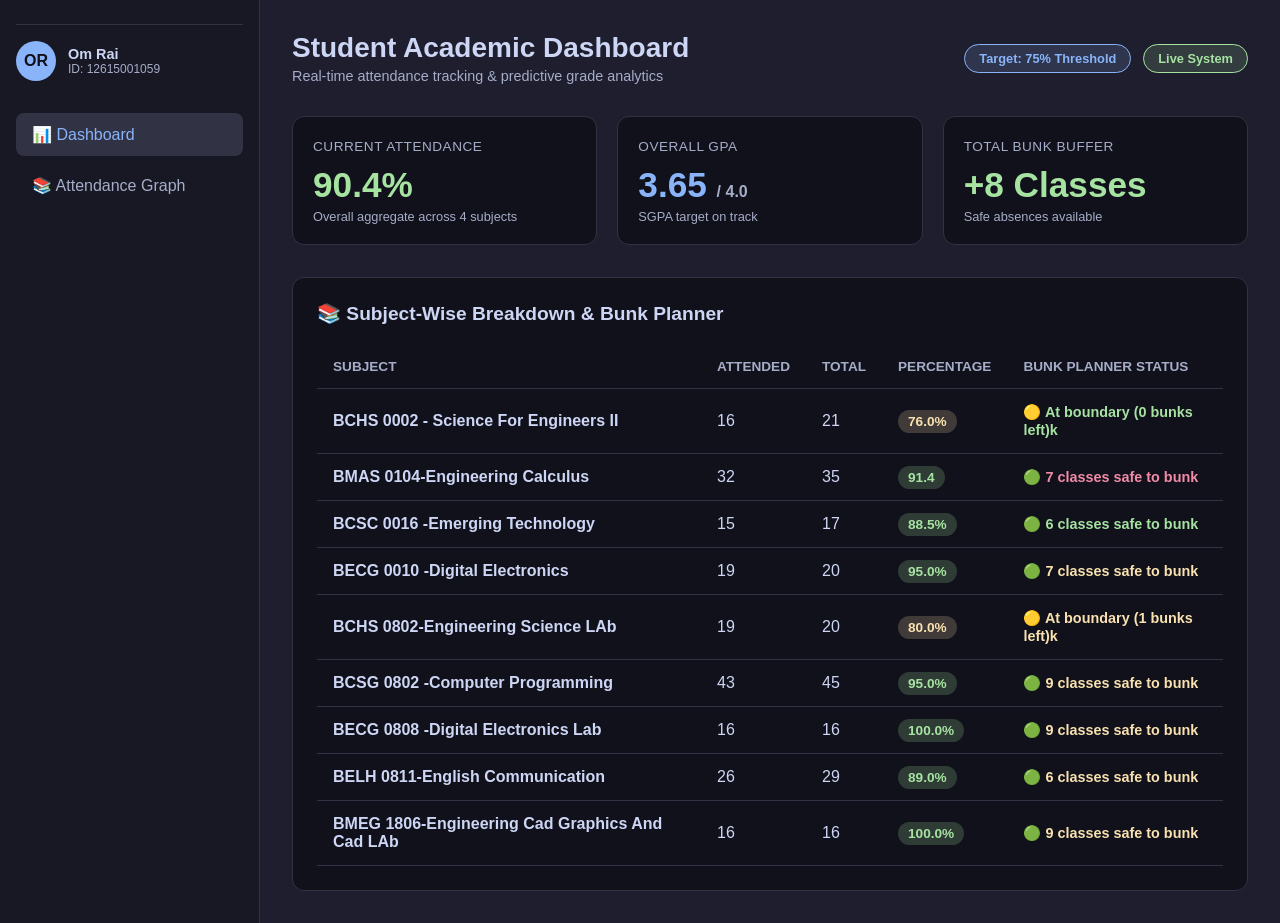
<file: frontend/index.html>
<!DOCTYPE html>
<html lang="en">
<head>
  <meta charset="UTF-8" />
  <meta name="viewport" content="width=device-width, initial-scale=1.0" />
  <title>Student Grade & Attendance System</title>
  <link rel="stylesheet" href="home.css" />
</head>
<body>
  <div class="app-container">
    <!-- Sidebar Navigation -->
    <aside class="sidebar">
    <div class="user-profile">
        <div class="avatar">OR</div>
        <div class="user-info">
          <p class="user-name">Om Rai</p>
          <p class="user-id">ID: 12615001059</p>
        </div>
      </div>
      <nav class="nav-menu">
        <a href="#" class="nav-item active">📊 Dashboard</a>
        <a href="attendance.html" class="nav-item">📚 Attendance Graph</a>
      </nav>
    </aside>

    <!-- Main Content Area -->
    <main class="main-content">
      <!-- Top Header -->
      <header class="top-header">
        <div class="page-title">
          <h1>Student Academic Dashboard</h1>
          <p>Real-time attendance tracking & predictive grade analytics</p>
        </div>
        <div class="header-badges">
          <span class="badge target-badge">Target: 75% Threshold</span>
          <span class="badge status-badge">Live System</span>
        </div>
      </header>

      <!-- Metric Cards -->
      <section class="metrics-grid">
        <div class="metric-card">
          <span class="metric-label">Current Attendance</span>
          <div class="metric-value green-text">90.4%</div>
          <p class="metric-subtext">Overall aggregate across 4 subjects</p>
        </div>
        <div class="metric-card">
          <span class="metric-label">Overall GPA</span>
          <div class="metric-value blue-text">3.65 <span class="scale">/ 4.0</span></div>
          <p class="metric-subtext">SGPA target on track</p>
        </div>
        <div class="metric-card">
          <span class="metric-label">Total Bunk Buffer</span>
          <div class="metric-value green-text">+8 Classes</div>
          <p class="metric-subtext">Safe absences available</p>
        </div>
      </section>

      <!-- Subject Breakdown & Bunk Planner Table -->
      <section class="table-section">
        <div class="section-header">
          <h2>📚 Subject-Wise Breakdown & Bunk Planner</h2>
        </div>
        <div class="table-container">
          <table class="data-table">
            <thead>
              <tr>
                <th>Subject</th>
                <th>Attended</th>
                <th>Total</th>
                <th>Percentage</th>
                <th>Bunk Planner Status</th>
              </tr>
            </thead>
            <tbody>
              <tr>
                <td><strong>BCHS 0002 - Science For Engineers II</strong></td>
                <td>16</td>
                <td>21</td>
                <td><span class="pct-pill pct-mid">76.0%</span></td>
                <td><span class="status-pill status-safe">🟡 At boundary (0 bunks left)k</span></td>
              </tr>
              <tr>
                <td><strong>BMAS 0104-Engineering Calculus</strong></td>
                <td>32</td>
                <td>35</td>
                <td><span class="pct-pill pct-high">91.4</span></td>
                <td><span class="status-pill status-danger">🟢 7 classes safe to bunk</span></td>
              </tr>
              <tr>
                <td><strong>BCSC 0016 -Emerging Technology</strong></td>
                <td>15</td>
                <td>17</td>
                <td><span class="pct-pill pct-high">88.5%</span></td>
                <td><span class="status-pill status-safe">🟢 6 classes safe to bunk</span></td>
              </tr>
              <tr>
                <td><strong>BECG 0010 -Digital Electronics</strong></td>
                <td>19</td>
                <td>20</td>
                <td><span class="pct-pill pct-high">95.0%</span></td>
                <td><span class="status-pill status-warning">🟢 7 classes safe to bunk</span></td>
              </tr>
              <tr>
                <td><strong>BCHS 0802-Engineering Science LAb</strong></td>
                <td>19</td>
                <td>20</td>
                <td><span class="pct-pill pct-mid">80.0%</span></td>
                <td><span class="status-pill status-warning">🟡 At boundary (1 bunks left)k</span></td>
              </tr>
              <tr>
                <td><strong>BCSG 0802 -Computer Programming</strong></td>
                <td>43</td>
                <td>45</td>
                <td><span class="pct-pill pct-high">95.0%</span></td>
                <td><span class="status-pill status-warning">🟢 9 classes safe to bunk</span></td>
              </tr>
              <tr>
                <td><strong>BECG 0808 -Digital Electronics Lab</strong></td>
                <td>16</td>
                <td>16</td>
                <td><span class="pct-pill pct-high">100.0%</span></td>
                <td><span class="status-pill status-warning">🟢 9 classes safe to bunk</span></td>
              </tr>
              <tr>
                <td><strong>BELH 0811-English Communication</strong></td>
                <td>26</td>
                <td>29</td>
                <td><span class="pct-pill pct-high">89.0%</span></td>
                <td><span class="status-pill status-warning">🟢 6 classes safe to bunk</span></td>
              </tr>
              <tr>
                <td><strong>BMEG 1806-Engineering Cad Graphics And Cad LAb</strong></td>
                <td>16</td>
                <td>16</td>
                <td><span class="pct-pill pct-high">100.0%</span></td>
                <td><span class="status-pill status-warning">🟢 9 classes safe to bunk</span></td>
              </tr>
            </tbody>
          </table>
        </div>
      </section>
    </main>
  </div>
</body>
</html>
</file>
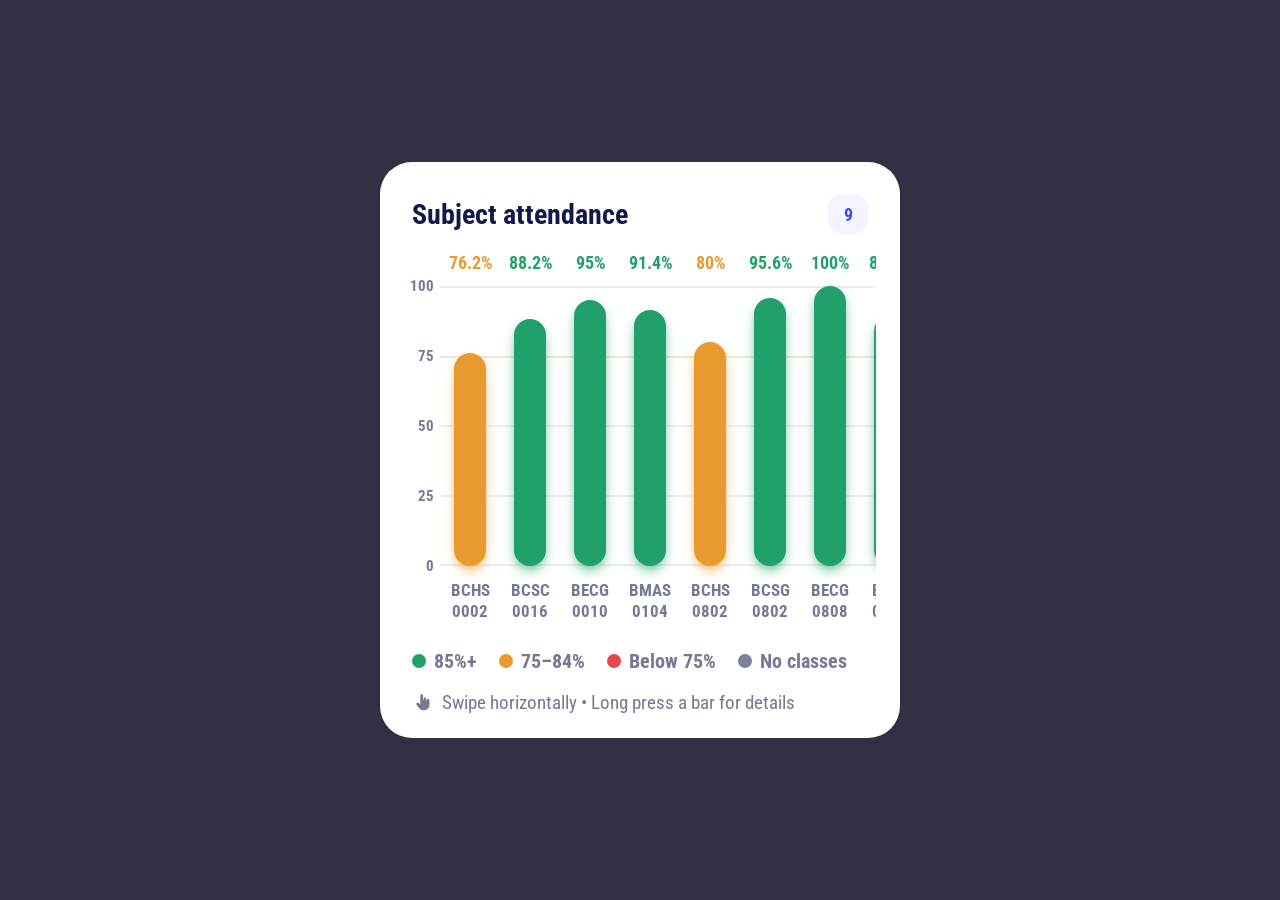
<file: frontend/attendance.html>
<!DOCTYPE html>
<html lang="en">
<head>
  <meta charset="UTF-8">
  <meta name="viewport" content="width=device-width, initial-scale=1">
  <title>Subject attendance</title>
  <link rel="preconnect" href="https://fonts.googleapis.com">
  <link href="https://fonts.googleapis.com/css2?family=Roboto+Condensed:wght@400;700&display=swap" rel="stylesheet">
  <link rel="stylesheet" href="attendance.css">
</head>
<body>
  <section class="card">
    <header class="card-header">
      <h1>Subject attendance</h1>
      <span class="badge">9</span>
    </header>

    <div class="chart">
      <!-- Y axis -->
      <div class="y-axis">
        <span>100</span>
        <span>75</span>
        <span>50</span>
        <span>25</span>
        <span>0</span>
      </div>

      <!-- Scrollable bars -->
      <div class="scroll">
        <div class="plot">
          <div class="grid">
            <i></i><i class="target"></i><i></i><i></i><i></i>
          </div>

          <div class="bars">
            <div class="col warn" style="--v:76.2">
              <span class="pct">76.2%</span>
              <div class="track"><div class="bar"></div></div>
              <span class="code">BCHS<br>0002</span>
            </div>
            <div class="col good" style="--v:88.2">
              <span class="pct">88.2%</span>
              <div class="track"><div class="bar"></div></div>
              <span class="code">BCSC<br>0016</span>
            </div>
            <div class="col good" style="--v:95">
              <span class="pct">95%</span>
              <div class="track"><div class="bar"></div></div>
              <span class="code">BECG<br>0010</span>
            </div>
            <div class="col good" style="--v:91.4">
              <span class="pct">91.4%</span>
              <div class="track"><div class="bar"></div></div>
              <span class="code">BMAS<br>0104</span>
            </div>
            <div class="col warn" style="--v:80">
              <span class="pct">80%</span>
              <div class="track"><div class="bar"></div></div>
              <span class="code">BCHS<br>0802</span>
            </div>
            <div class="col good" style="--v:95.6">
              <span class="pct">95.6%</span>
              <div class="track"><div class="bar"></div></div>
              <span class="code">BCSG<br>0802</span>
            </div>
            <div class="col good" style="--v:100">
              <span class="pct">100%</span>
              <div class="track"><div class="bar"></div></div>
              <span class="code">BECG<br>0808</span>
            </div>
            <div class="col good" style="--v:89.7">
              <span class="pct">89.7%</span>
              <div class="track"><div class="bar"></div></div>
              <span class="code">BELH<br>0811</span>
            </div>
          </div>
        </div>
      </div>
    </div>

    <ul class="legend">
      <li><i class="dot good"></i>85%+</li>
      <li><i class="dot warn"></i>75–84%</li>
      <li><i class="dot bad"></i>Below 75%</li>
      <li><i class="dot none"></i>No classes</li>
    </ul>

    <p class="hint">
      <svg viewBox="0 0 24 24" width="22" height="22" aria-hidden="true">
        <path fill="currentColor" d="M9 11V5a1.5 1.5 0 0 1 3 0v5h.5V8.5a1.5 1.5 0 0 1 3 0V11h.5v-1a1.5 1.5 0 0 1 3 0v5.5A5.5 5.5 0 0 1 13.5 21h-1.2a5.5 5.5 0 0 1-4.4-2.2L5 15a1.5 1.5 0 0 1 2.3-1.9L9 15z"/>
      </svg>
      Swipe horizontally • Long press a bar for details
    </p>
  </section>
</body>
</html>
</file>
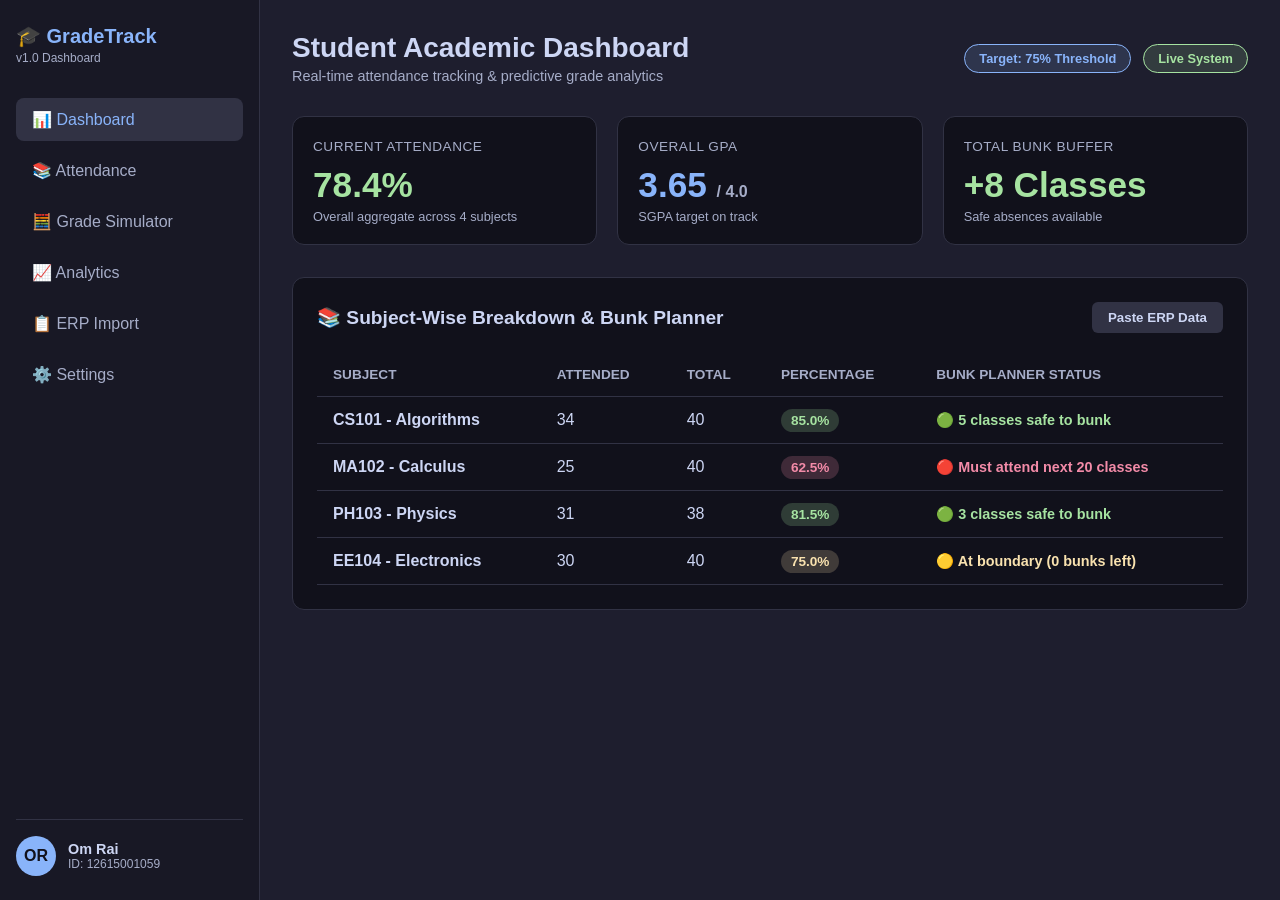
<file: frontend/home.html>
<!DOCTYPE html>
<html lang="en">
<head>
  <meta charset="UTF-8" />
  <meta name="viewport" content="width=device-width, initial-scale=1.0" />
  <title>Student Grade & Attendance System</title>
  <link rel="stylesheet" href="home.css" />
</head>
<body>
  <div class="app-container">
    <!-- Sidebar Navigation -->
    <aside class="sidebar">
      <div class="brand">
        <h2>🎓 GradeTrack</h2>
        <span class="version">v1.0 Dashboard</span>
      </div>
      <nav class="nav-menu">
        <a href="#" class="nav-item active">📊 Dashboard</a>
        <a href="#" class="nav-item">📚 Attendance</a>
        <a href="#" class="nav-item">🧮 Grade Simulator</a>
        <a href="#" class="nav-item">📈 Analytics</a>
        <a href="#" class="nav-item">📋 ERP Import</a>
        <a href="#" class="nav-item">⚙️ Settings</a>
      </nav>
      <div class="user-profile">
        <div class="avatar">OR</div>
        <div class="user-info">
          <p class="user-name">Om Rai</p>
          <p class="user-id">ID: 12615001059</p>
        </div>
      </div>
    </aside>

    <!-- Main Content Area -->
    <main class="main-content">
      <!-- Top Header -->
      <header class="top-header">
        <div class="page-title">
          <h1>Student Academic Dashboard</h1>
          <p>Real-time attendance tracking & predictive grade analytics</p>
        </div>
        <div class="header-badges">
          <span class="badge target-badge">Target: 75% Threshold</span>
          <span class="badge status-badge">Live System</span>
        </div>
      </header>

      <!-- Metric Cards -->
      <section class="metrics-grid">
        <div class="metric-card">
          <span class="metric-label">Current Attendance</span>
          <div class="metric-value green-text">78.4%</div>
          <p class="metric-subtext">Overall aggregate across 4 subjects</p>
        </div>
        <div class="metric-card">
          <span class="metric-label">Overall GPA</span>
          <div class="metric-value blue-text">3.65 <span class="scale">/ 4.0</span></div>
          <p class="metric-subtext">SGPA target on track</p>
        </div>
        <div class="metric-card">
          <span class="metric-label">Total Bunk Buffer</span>
          <div class="metric-value green-text">+8 Classes</div>
          <p class="metric-subtext">Safe absences available</p>
        </div>
      </section>

      <!-- Subject Breakdown & Bunk Planner Table -->
      <section class="table-section">
        <div class="section-header">
          <h2>📚 Subject-Wise Breakdown & Bunk Planner</h2>
          <button class="btn btn-secondary">Paste ERP Data</button>
        </div>
        <div class="table-container">
          <table class="data-table">
            <thead>
              <tr>
                <th>Subject</th>
                <th>Attended</th>
                <th>Total</th>
                <th>Percentage</th>
                <th>Bunk Planner Status</th>
              </tr>
            </thead>
            <tbody>
              <tr>
                <td><strong>CS101 - Algorithms</strong></td>
                <td>34</td>
                <td>40</td>
                <td><span class="pct-pill pct-high">85.0%</span></td>
                <td><span class="status-pill status-safe">🟢 5 classes safe to bunk</span></td>
              </tr>
              <tr>
                <td><strong>MA102 - Calculus</strong></td>
                <td>25</td>
                <td>40</td>
                <td><span class="pct-pill pct-low">62.5%</span></td>
                <td><span class="status-pill status-danger">🔴 Must attend next 20 classes</span></td>
              </tr>
              <tr>
                <td><strong>PH103 - Physics</strong></td>
                <td>31</td>
                <td>38</td>
                <td><span class="pct-pill pct-high">81.5%</span></td>
                <td><span class="status-pill status-safe">🟢 3 classes safe to bunk</span></td>
              </tr>
              <tr>
                <td><strong>EE104 - Electronics</strong></td>
                <td>30</td>
                <td>40</td>
                <td><span class="pct-pill pct-mid">75.0%</span></td>
                <td><span class="status-pill status-warning">🟡 At boundary (0 bunks left)</span></td>
              </tr>
            </tbody>
          </table>
        </div>
      </section>
    </main>
  </div>
</body>
</html>
</file>
<file: frontend/home.css>
/* Reset &amp;
General Variables hhhh \*/ 
* {
    box-sizing: border-box;
    margin: 0;
    padding: 0;
    font-family: 'Segoe UI', Tahoma, Geneva, Verdana, sans-serif;
}

:root {
    --bg-dark: #1e1e2e;
    --bg-sidebar: #181825;
    --bg-card: #11111b;
    --border-color: #313244;
    --text-main: #cdd6f4;
    --text-muted: #a6adc8;
    --accent-blue: #89b4fa;
    --color-green: #a6e3a1;
    --color-yellow: #f9e2af;
    --color-red: #f38ba8;
}

body {
    background-color: var(--bg-dark);
    color: var(--text-main);
    min-height: 100vh;
}

/* App Layout \*/ .app-container {
    display: flex;
    min-height: 100vh;
}

/* Sidebar Navigation \*/
.sidebar {
    width: 260px;
    background-color: var(--bg-sidebar);
    border-right: 1px solid var(--border-color);
    display: flex;
    flex-direction: column;
    padding: 24px 16px;
}

.brand h2 {
    font-size: 1.25rem;
    color: var(--accent-blue);
}

.brand .version {
    font-size: 0.75rem;
    color: var(--text-muted);
}

.nav-menu {
    margin-top: 32px;
    display: flex;
    flex-direction: column;
    gap: 8px;
    flex: 1;
}

.nav-item {
    color: var(--text-muted);
    text-decoration: none;
    padding: 12px 16px;
    border-radius: 8px;
    font-weight: 500;
    transition: all 0.2s ease;
}

.nav-item:hover,
.nav-item.active {
    background-color: var(--border-color);
    color: var(--accent-blue);
}

.user-profile {
    display: flex;
    align-items: center;
    gap: 12px;
    padding-top: 16px;
    border-top: 1px solid var(--border-color);
}

.avatar {
    width: 40px;
    height: 40px;
    background-color: var(--accent-blue);
    color: #11111b;
    border-radius: 50%;
    display: flex;
    align-items: center;
    justify-content: center;
    font-weight: bold;
}

.user-name {
    font-size: 0.9rem;
    font-weight: 600;
}

.user-id {
    font-size: 0.75rem;
    color: var(--text-muted);
}

/* Main Dashboard Area \*/ .main-content {
    flex: 1;
    padding: 32px;
    overflow-y: auto;
}

.top-header {
    display: flex;
    justify-content: space-between;
    align-items: center;
    margin-bottom: 32px;
}

.page-title h1 {
    font-size: 1.75rem;
    color: var(--text-main);
}

.page-title p {
    color: var(--text-muted);
    font-size: 0.9rem;
    margin-top: 4px;
}

.header-badges {
    display: flex;
    gap: 12px;
}

.badge {
    padding: 6px 14px;
    border-radius: 20px;
    font-size: 0.8rem;
    font-weight: 600;
}

.target-badge {
    background-color: rgba(137, 180, 250, 0.15);
    color: var(--accent-blue);
    border: 1px solid var(--accent-blue);
}

.status-badge {
    background-color: rgba(166, 227, 161, 0.15);
    color: var(--color-green);
    border: 1px solid var(--color-green);
}

/* Metric Cards \*/ .metrics-grid {
    display: grid;
    grid-template-columns: repeat(auto-fit, minmax(220px, 1fr));
    gap: 20px;
    margin-bottom: 32px;
}

.metric-card {
    background-color: var(--bg-card);
    border: 1px solid var(--border-color);
    border-radius: 12px;
    padding: 20px;
}

.metric-label {
    font-size: 0.85rem;
    color: var(--text-muted);
    text-transform: uppercase;
    letter-spacing: 0.5px;
}

.metric-value {
    font-size: 2.2rem;
    font-weight: 700;
    margin: 10px 0 4px 0;
}

.scale {
    font-size: 1rem;
    color: var(--text-muted);
}

.green-text {
    color: var(--color-green);
}

.blue-text {
    color: var(--accent-blue);
}

.metric-subtext {
    font-size: 0.8rem;
    color: var(--text-muted);
}

/* Data Table \*/ .table-section {
    background-color: var(--bg-card);
    border: 1px solid var(--border-color);
    border-radius: 12px;
    padding: 24px;
}

.section-header {
    display: flex;
    justify-content: space-between;
    align-items: center;
    margin-bottom: 20px;
}

.section-header h2 {
    font-size: 1.2rem;
}

.btn {
    padding: 8px 16px;
    border-radius: 6px;
    border: none;
    font-weight: 600;
    cursor: pointer;
    transition: opacity 0.2s;
}

.btn-secondary {
    background-color: var(--border-color);
    color: var(--text-main);
}

.btn:hover {
    opacity: 0.85;
}

.table-container {
    overflow-x: auto;
}

.data-table {
    width: 100%;
    border-collapse: collapse;
    text-align: left;
}

.data-table th,
.data-table td {
    padding: 14px 16px;
    border-bottom: 1px solid var(--border-color);
}

.data-table th {
    color: var(--text-muted);
    font-size: 0.85rem;
    text-transform: uppercase;
}

/* Status Indicators \*/ .pct-pill {
    padding: 4px 10px;
    border-radius: 12px;
    font-weight: bold;
    font-size: 0.85rem;
}

.pct-high {
    background-color: rgba(166, 227, 161, 0.2);
    color: var(--color-green);
}

.pct-mid {
    background-color: rgba(249, 226, 175, 0.2);
    color: var(--color-yellow);
}

.pct-low {
    background-color: rgba(243, 139, 168, 0.2);
    color: var(--color-red);
}

.status-pill {
    font-weight: 600;
    font-size: 0.9rem;
}

.status-safe {
    color: var(--color-green);
}

.status-warning {
    color: var(--color-yellow);
}

.status-danger {
    color: var(--color-red);
}
</file>
<file: frontend/attendance.css>
:root {
  --navy: #14194a;
  --muted: #747a93;
  --good: #22a06b;
  --warn: #e89a2e;
  --bad: #e5484d;
  --none: #7b819a;
  --grid: #ececf1;
  --target: #f1e6cf;
  --plot-h: 280px;   /* height of the 0–100 area */
  --label-h: 40px;   /* space for % labels above bars */
}

* { box-sizing: border-box; margin: 0; padding: 0; }

body {
  font-family: "Roboto Condensed", system-ui, sans-serif;
  background: #313244;
  min-height: 100vh;
  display: grid;
  place-items: center;
  padding: 16px;
}

/* ---------- Card ---------- */
.card {
  width: 100%;
  max-width: 520px;
  background: #fff;
  border-radius: 32px;
  padding: 32px 24px 24px;
  box-shadow: 0 4px 18px rgba(20, 25, 74, 0.08);
}

.card-header {
  display: flex;
  align-items: center;
  justify-content: space-between;
  padding: 0 8px;
  margin-bottom: 12px;
}

.card-header h1 {
  font-size: 28px;
  font-weight: 700;
  color: var(--navy);
}

.badge {
  min-width: 40px;
  height: 40px;
  padding: 0 12px;
  display: grid;
  place-items: center;
  border-radius: 14px;
  background: #f3f4ff;
  color: #3b4fd8;
  font-weight: 700;
  font-size: 18px;
}

/* ---------- Chart ---------- */
.chart {
  display: flex;
  align-items: flex-start;
}

.y-axis {
  flex: 0 0 36px;
  height: var(--plot-h);
  margin-top: var(--label-h);
  display: flex;
  flex-direction: column;
  justify-content: space-between;
  text-align: right;
  padding-right: 6px;
  font-size: 15px;
  font-weight: 700;
  color: var(--muted);
  line-height: 0;           /* centers text on the grid lines */
}

.scroll {
  flex: 1;
  overflow-x: auto;
  scrollbar-width: none;
  -webkit-overflow-scrolling: touch;
}
.scroll::-webkit-scrollbar { display: none; }

.plot {
  position: relative;
  min-width: 480px;
  padding-top: var(--label-h);
}

/* grid lines */
.grid {
  position: absolute;
  left: 0; right: 0;
  top: var(--label-h);
  height: var(--plot-h);
  display: flex;
  flex-direction: column;
  justify-content: space-between;
  pointer-events: none;
}
.grid i {
  display: block;
  height: 2px;
  background: var(--grid);
}
.grid i.target { background: var(--target); }

/* bars */
.bars {
  position: relative;
  display: flex;
  justify-content: space-around;
}

.col {
  flex: 1;
  display: flex;
  flex-direction: column;
  align-items: center;
  --c: var(--good);
}
.col.good { --c: var(--good); }
.col.warn { --c: var(--warn); }
.col.bad  { --c: var(--bad); }
.col.none { --c: var(--none); }

.pct {
  position: absolute;
  top: calc(var(--label-h) * -1 + 6px);
  font-size: 18px;
  font-weight: 700;
  color: var(--c);
  white-space: nowrap;
}

.track {
  width: 100%;
  height: var(--plot-h);
  display: flex;
  align-items: flex-end;
  justify-content: center;
}

.bar {
  width: 32px;
  height: calc(var(--v) * 1%);
  background: var(--c);
  border-radius: 16px;
  box-shadow: 0 6px 14px -4px var(--c);
  transition: transform 0.15s ease;
}
.bar:active { transform: scaleX(1.12); }

.code {
  margin-top: 14px;
  text-align: center;
  font-size: 17px;
  font-weight: 700;
  line-height: 1.2;
  color: var(--muted);
}

/* ---------- Legend ---------- */
.legend {
  list-style: none;
  display: flex;
  flex-wrap: wrap;
  gap: 10px 22px;
  margin: 28px 8px 0;
  font-size: 20px;
  font-weight: 700;
  color: var(--muted);
}
.legend li { display: flex; align-items: center; gap: 8px; }

.dot {
  width: 14px;
  height: 14px;
  border-radius: 50%;
  display: inline-block;
}
.dot.good { background: var(--good); }
.dot.warn { background: var(--warn); }
.dot.bad  { background: var(--bad); }
.dot.none { background: var(--none); }

.hint {
  display: flex;
  align-items: center;
  gap: 8px;
  margin: 18px 8px 0;
  font-size: 19px;
  color: var(--muted);
}

@media (max-width: 400px) {
  .card-header h1 { font-size: 24px; }
  .legend { font-size: 17px; }
  .hint { font-size: 16px; }
}
</file>
